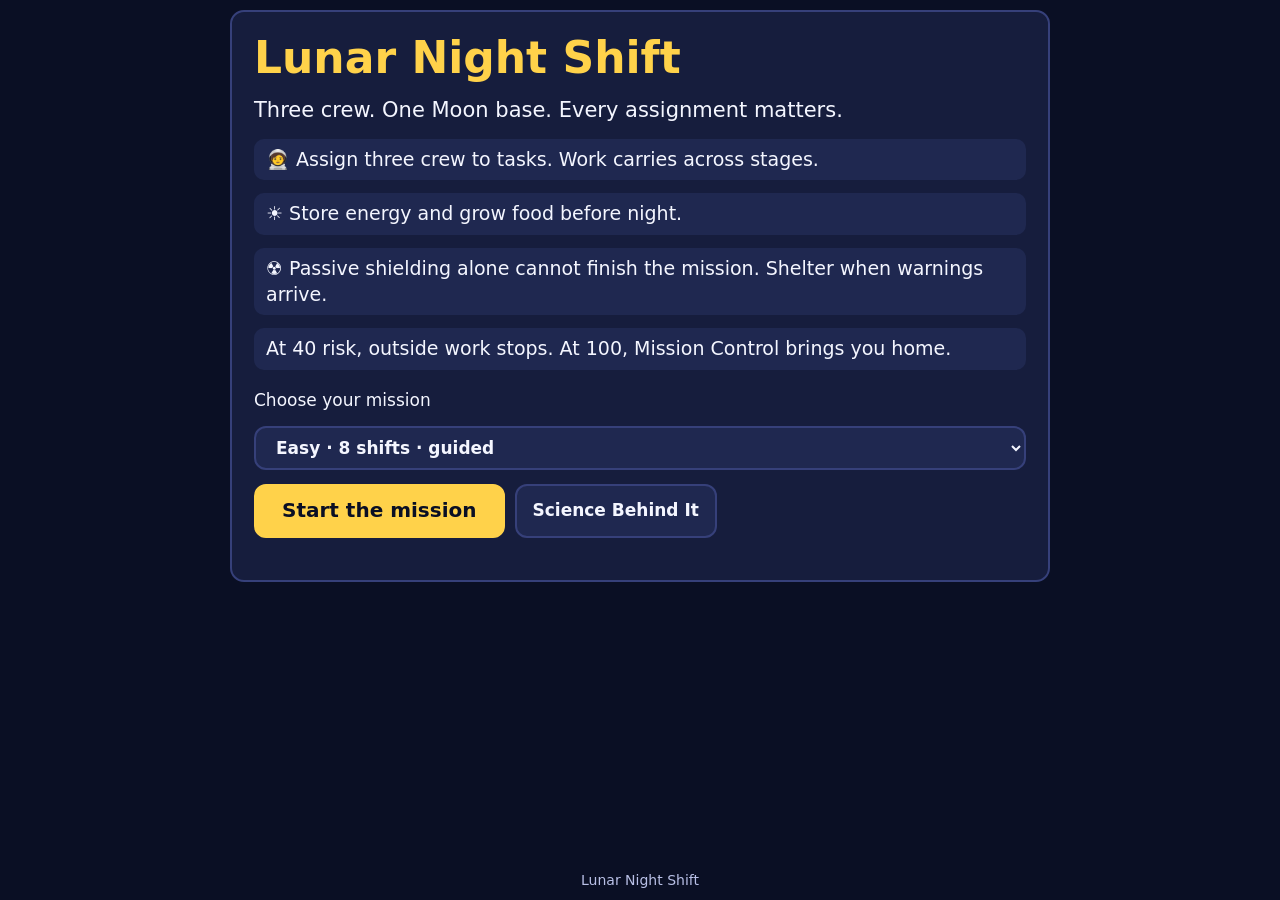
<file: game/index.html>
<!doctype html><html lang="en"><head><meta charset="utf-8"><meta name="viewport" content="width=device-width,initial-scale=1"><title>Lunar Night Shift</title><link rel="stylesheet" href="style.css"><link rel="stylesheet" href="base.css"><link rel="stylesheet" href="mission.css"></head><body>
<noscript>This game needs JavaScript.</noscript><main id="app">
<section id="title" class="screen"><div class="panel title-card"><h1>Lunar Night Shift</h1><p class="tagline">Three crew. One Moon base. Every assignment matters.</p><ol class="howto"><li>🧑‍🚀 Assign three crew to tasks. Work carries across stages.</li><li>☀️ Store energy and grow food before night.</li><li>☢️ Passive shielding alone cannot finish the mission. Shelter when warnings arrive.</li><li>At 40 risk, outside work stops. At 100, Mission Control brings you home.</li></ol><label for="difficulty">Choose your mission</label><select id="difficulty" class="btn"><option value="easy" selected>Easy · 8 shifts · guided</option><option value="medium">Medium · 28 shifts</option><option value="hard">Hard · 28 shifts · tighter reserves</option></select><div class="button-row"><button id="start" class="btn primary big">Start the mission</button><button id="science" class="btn">Science Behind It</button></div><p id="source-note" class="chart-note"></p></div></section>
<section id="game" class="screen" hidden><header class="topbar"><h1 id="heading" tabindex="-1"></h1><p id="clock" class="chip"></p><p id="phase" class="chip phase"></p></header>
<div class="board"><div id="meters" class="panel meters"></div><div class="panel picture"><div id="base-picture" role="img" aria-label="Your lunar habitat"></div></div></div>
<div class="panel"><h2 id="objective"></h2><p id="mission-note"></p><details><summary id="stars"></summary><ul id="achievements"></ul></details></div>
<div id="report" class="panel report" role="status"></div>
<div id="alert" class="panel alert" hidden><div class="alert-text"><h2>Storm warning</h2><p id="warning"></p><p id="warning-source" class="alert-when"></p><p id="interruptions"></p></div><div class="alert-choices"><button id="shelter" class="btn choice" aria-pressed="false">Enter shelter</button><button id="stay" class="btn choice" aria-pressed="false">Stay in habitat</button></div></div>
<div class="panel controls"><h2>Assign your crew for this shift</h2><p id="availability" class="chart-note"></p><div id="cards" class="control-grid"></div><details><summary>Unavailable assignments</summary><ul id="blocked"></ul></details><div class="turnbar"><p id="budget" class="power-left"></p><p id="message" class="message" role="status"></p><button id="end" class="btn primary">End shift</button></div></div></section>
<section id="debrief" class="screen" hidden><div class="panel debrief"><h1 id="result" tabindex="-1"></h1><p id="result-text"></p><p id="score" class="score"></p><ul id="result-stars"></ul><div class="button-row"><button id="continue" class="btn primary">Next stage</button><button id="retry" class="btn primary">Retry current stage</button><button id="home" class="btn">New mission</button></div><h2>What happened</h2><div id="history" class="storm-cards"></div><p class="reflection">What did you postpone, and what did it cost?</p></div></section>
<section id="facts" class="screen" hidden><div class="panel science"><h1>Science Behind It</h1><p>Historical NASA observations, adapted into training decisions. This is not a forecast or a medical model.</p><table class="science-table"><tr><th>Source data</th><th>Game adaptation</th></tr><tr><td>NASA DONKI flare and particle-event records, including identifiers, dates, instruments and links.</td><td>Linked bundles are randomly placed after stage 1. Original dates are preserved. Warning timing is adapted, not a reconstruction of real advance warning.</td></tr><tr><td>Several instrument detections can describe one episode.</td><td>Shared flare links and observations within 48 hours are grouped into training clusters. These are not a catalogue of independent physical storms.</td></tr><tr><td>Material shielding reduces radiation exposure.</td><td>Game hit costs: 68 / 50 / 34 with passive layers; 1.5 in shelter. These are tuned risk points, NOT measured doses or mSv.</td></tr><tr><td>Radiation monitoring informs operational restrictions.</td><td>0.5 background risk per Earth day; outdoor work restricted at 40; evacuation at 100. These are game rules, not illness thresholds.</td></tr><tr><td>The lunar solar cycle is about 29.5 Earth days.</td><td>Medium/Hard use a simplified 28-day cycle; Easy is an eight-day training expedition crossing sunset.</td></tr><tr><td>Space missions need food, energy and crew time.</td><td>Task durations, robot repair rates, crop growth, system faults and resource budgets are authored teaching assumptions.</td></tr></table><h2>Retrieved data</h2><div id="sources"></div><p>The downloaded snapshot works offline. It is not live data. Missing event links do not prove that no real hazard occurred. The source records can contain later analyst revisions.</p><p><a href="data/provenance.json" target="_blank" rel="noopener">Retrieval manifest and SHA-256 hashes</a> · <a href="https://ccmc.gsfc.nasa.gov/tools/DONKI/" target="_blank" rel="noopener">NASA DONKI introduction</a> · <a href="https://srag.jsc.nasa.gov/SpaceRadiation/How/How.cfm" target="_blank" rel="noopener">NASA radiation operations</a></p><button id="back" class="btn">Back</button></div></section>
</main><footer class="footer">Lunar Night Shift</footer><script src="nasa-data.js"></script><script src="game.js"></script><script src="base.js"></script><script src="ui.js"></script></body></html>
</file>
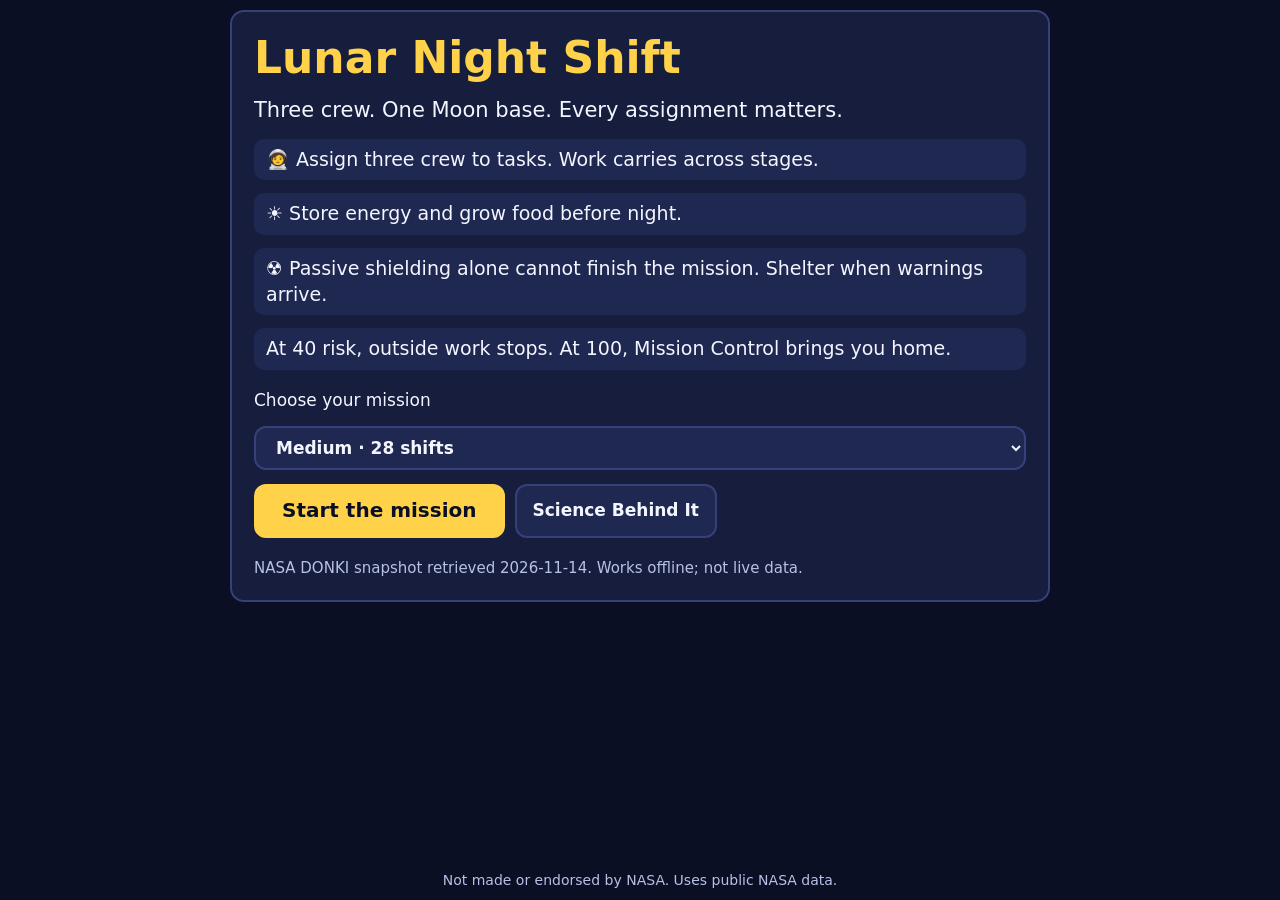
<file: lunar-night-shift-v2/index.html>
<!doctype html><html lang="en"><head><meta charset="utf-8"><meta name="viewport" content="width=device-width,initial-scale=1"><title>Lunar Night Shift</title><link rel="stylesheet" href="style.css"><link rel="stylesheet" href="base.css"><link rel="stylesheet" href="mission.css"></head><body>
<noscript>This game needs JavaScript.</noscript><main id="app">
<section id="title" class="screen"><div class="panel title-card"><h1>Lunar Night Shift</h1><p class="tagline">Three crew. One Moon base. Every assignment matters.</p><ol class="howto"><li>🧑‍🚀 Assign three crew to tasks. Work carries across stages.</li><li>☀️ Store energy and grow food before night.</li><li>☢️ Passive shielding alone cannot finish the mission. Shelter when warnings arrive.</li><li>At 40 risk, outside work stops. At 100, Mission Control brings you home.</li></ol><label for="difficulty">Choose your mission</label><select id="difficulty" class="btn"><option value="easy">Easy · 8 shifts · guided</option><option value="medium" selected>Medium · 28 shifts</option><option value="hard">Hard · 28 shifts · tighter reserves</option></select><div class="button-row"><button id="start" class="btn primary big">Start the mission</button><button id="science" class="btn">Science Behind It</button></div><p id="source-note" class="chart-note"></p></div></section>
<section id="game" class="screen" hidden><header class="topbar"><h1 id="heading" tabindex="-1"></h1><p id="clock" class="chip"></p><p id="phase" class="chip phase"></p></header>
<div class="board"><div id="meters" class="panel meters"></div><div class="panel picture"><div id="base-picture" role="img" aria-label="Your lunar habitat"></div></div></div>
<div class="panel"><h2 id="objective"></h2><p id="mission-note"></p><details><summary id="stars"></summary><ul id="achievements"></ul></details></div>
<div id="report" class="panel report" role="status"></div>
<div id="alert" class="panel alert" hidden><div class="alert-text"><h2>Earth Control: space-weather warning</h2><p id="warning"></p><p id="warning-source" class="alert-when"></p><p id="interruptions"></p></div><div class="alert-choices"><button id="shelter" class="btn choice" aria-pressed="false">Enter shelter</button><button id="stay" class="btn choice" aria-pressed="false">Stay in habitat</button></div></div>
<div class="panel controls"><h2>Assign your crew for this shift</h2><p id="availability" class="chart-note"></p><div id="cards" class="control-grid"></div><details><summary>Unavailable assignments</summary><ul id="blocked"></ul></details><div class="turnbar"><p id="budget" class="power-left"></p><p id="message" class="message" role="status"></p><button id="end" class="btn primary">End shift</button></div></div></section>
<section id="debrief" class="screen" hidden><div class="panel debrief"><h1 id="result" tabindex="-1"></h1><p id="result-text"></p><p id="score" class="score"></p><ul id="result-stars"></ul><div class="button-row"><button id="continue" class="btn primary">Next stage</button><button id="retry" class="btn primary">Retry current stage</button><button id="home" class="btn">New mission</button></div><h2>Decisions and real records</h2><div id="history" class="storm-cards"></div><p class="reflection">What did you postpone, and what did it cost?</p></div></section>
<section id="facts" class="screen" hidden><div class="panel science"><h1>Science Behind It</h1><p>Historical NASA observations, adapted into training decisions. This is not a forecast or a medical model.</p><table class="science-table"><tr><th>Source data</th><th>Game adaptation</th></tr><tr><td>NASA DONKI flare and particle-event records, including identifiers, dates, instruments and links.</td><td>Linked bundles are randomly placed after stage 1. Original dates are preserved. Warning timing is adapted, not a reconstruction of real advance warning.</td></tr><tr><td>Several instrument detections can describe one episode.</td><td>Shared flare links and observations within 48 hours are grouped into training clusters. These are not a catalogue of independent physical storms.</td></tr><tr><td>Material shielding reduces radiation exposure.</td><td>Game hit costs: 68 / 50 / 34 with passive layers; 1.5 in shelter. These are tuned risk points, NOT measured doses or mSv.</td></tr><tr><td>Radiation monitoring informs operational restrictions.</td><td>0.5 background risk per Earth day; outdoor work restricted at 40; evacuation at 100. These are game rules, not illness thresholds.</td></tr><tr><td>The lunar solar cycle is about 29.5 Earth days.</td><td>Medium/Hard use a simplified 28-day cycle; Easy is an eight-day training expedition crossing sunset.</td></tr><tr><td>Space missions need food, energy and crew time.</td><td>Task durations, robot repair rates, crop growth, system faults and resource budgets are authored teaching assumptions.</td></tr></table><h2>Retrieved data</h2><div id="sources"></div><p>The downloaded snapshot works offline. It is not live data. Missing event links do not prove that no real hazard occurred. The source records can contain later analyst revisions.</p><p><a href="data/provenance.json" target="_blank" rel="noopener">Retrieval manifest and SHA-256 hashes</a> · <a href="https://ccmc.gsfc.nasa.gov/tools/DONKI/" target="_blank" rel="noopener">NASA DONKI introduction</a> · <a href="https://srag.jsc.nasa.gov/SpaceRadiation/How/How.cfm" target="_blank" rel="noopener">NASA radiation operations</a></p><button id="back" class="btn">Back</button></div></section>
</main><footer class="footer">Not made or endorsed by NASA. Uses public NASA data.</footer><script src="nasa-data.js"></script><script src="game.js"></script><script src="base.js"></script><script src="ui.js"></script></body></html>
</file>
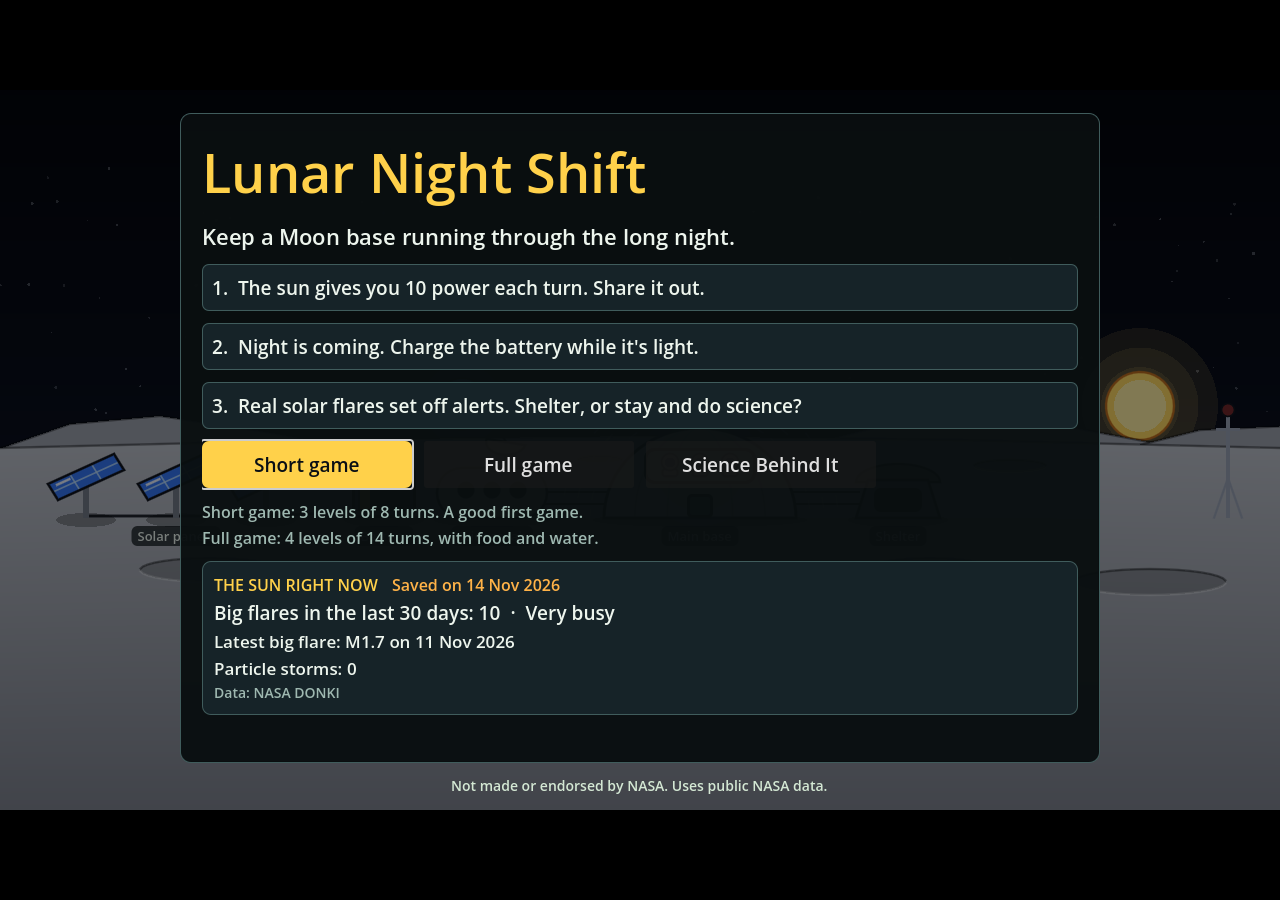
<file: web-export/Orbit 27 - Controls Prototype.html>
<!DOCTYPE html>
<html lang="en">
	<head>
		<meta charset="utf-8">
		<meta name="viewport" content="width=device-width, user-scalable=no, initial-scale=1.0">
		<title>Orbit 27 - Controls Prototype</title>
		<style>
html, body, #canvas {
	margin: 0;
	padding: 0;
	border: 0;
}

body {
	color: white;
	background-color: black;
	overflow: hidden;
	touch-action: none;
}

#canvas {
	display: block;
}

#canvas:focus {
	outline: none;
}

#status, #status-splash, #status-progress {
	position: absolute;
	left: 0;
	right: 0;
}

#status, #status-splash {
	top: 0;
	bottom: 0;
}

#status {
	background-color: #242424;
	display: flex;
	flex-direction: column;
	justify-content: center;
	align-items: center;
	visibility: hidden;
}

#status-splash {
	max-height: 100%;
	max-width: 100%;
	margin: auto;
}

#status-splash.show-image--false {
	display: none;
}

#status-splash.fullsize--true {
	height: 100%;
	width: 100%;
	object-fit: contain;
}

#status-splash.use-filter--false {
	image-rendering: pixelated;
}

#status-progress, #status-notice {
	display: none;
}

#status-progress {
	bottom: 10%;
	width: 50%;
	margin: 0 auto;
}

#status-notice {
	background-color: #5b3943;
	border-radius: 0.5rem;
	border: 1px solid #9b3943;
	color: #e0e0e0;
	font-family: 'Noto Sans', 'Droid Sans', Arial, sans-serif;
	line-height: 1.3;
	margin: 0 2rem;
	overflow: hidden;
	padding: 1rem;
	text-align: center;
	z-index: 1;
}
		</style>
		<link id="-gd-engine-icon" rel="icon" type="image/png" href="Orbit 27 - Controls Prototype.icon.png" />
<link rel="apple-touch-icon" href="Orbit 27 - Controls Prototype.apple-touch-icon.png"/>

	</head>
	<body>
		<canvas id="canvas">
			Your browser does not support the canvas tag.
		</canvas>

		<noscript>
			Your browser does not support JavaScript.
		</noscript>

		<div id="status">
			<img id="status-splash" class="show-image--true fullsize--true use-filter--true" src="Orbit 27 - Controls Prototype.png" alt="">
			<progress id="status-progress"></progress>
			<div id="status-notice"></div>
		</div>

		<script src="Orbit 27 - Controls Prototype.js"></script>
		<script>
const GODOT_CONFIG = {"args":[],"canvasResizePolicy":2,"emscriptenPoolSize":8,"ensureCrossOriginIsolationHeaders":true,"executable":"Orbit 27 - Controls Prototype","experimentalVK":false,"fileSizes":{"Orbit 27 - Controls Prototype.pck":2197516,"Orbit 27 - Controls Prototype.wasm":39514754},"focusCanvas":true,"gdextensionLibs":[],"godotPoolSize":4};
const GODOT_THREADS_ENABLED = false;
const engine = new Engine(GODOT_CONFIG);

(function () {
	const statusOverlay = document.getElementById('status');
	const statusProgress = document.getElementById('status-progress');
	const statusNotice = document.getElementById('status-notice');

	let initializing = true;
	let statusMode = '';

	function setStatusMode(mode) {
		if (statusMode === mode || !initializing) {
			return;
		}
		if (mode === 'hidden') {
			statusOverlay.remove();
			initializing = false;
			return;
		}
		statusOverlay.style.visibility = 'visible';
		statusProgress.style.display = mode === 'progress' ? 'block' : 'none';
		statusNotice.style.display = mode === 'notice' ? 'block' : 'none';
		statusMode = mode;
	}

	function setStatusNotice(text) {
		while (statusNotice.lastChild) {
			statusNotice.removeChild(statusNotice.lastChild);
		}
		const lines = text.split('\n');
		lines.forEach((line) => {
			statusNotice.appendChild(document.createTextNode(line));
			statusNotice.appendChild(document.createElement('br'));
		});
	}

	function displayFailureNotice(err) {
		console.error(err);
		if (err instanceof Error) {
			setStatusNotice(err.message);
		} else if (typeof err === 'string') {
			setStatusNotice(err);
		} else {
			setStatusNotice('An unknown error occurred.');
		}
		setStatusMode('notice');
		initializing = false;
	}

	const missing = Engine.getMissingFeatures({
		threads: GODOT_THREADS_ENABLED,
	});

	if (missing.length !== 0) {
		if (GODOT_CONFIG['serviceWorker'] && GODOT_CONFIG['ensureCrossOriginIsolationHeaders'] && 'serviceWorker' in navigator) {
			let serviceWorkerRegistrationPromise;
			try {
				serviceWorkerRegistrationPromise = navigator.serviceWorker.getRegistration();
			} catch (err) {
				serviceWorkerRegistrationPromise = Promise.reject(new Error('Service worker registration failed.'));
			}
			// There's a chance that installing the service worker would fix the issue
			Promise.race([
				serviceWorkerRegistrationPromise.then((registration) => {
					if (registration != null) {
						return Promise.reject(new Error('Service worker already exists.'));
					}
					return registration;
				}).then(() => engine.installServiceWorker()),
				// For some reason, `getRegistration()` can stall
				new Promise((resolve) => {
					setTimeout(() => resolve(), 2000);
				}),
			]).then(() => {
				// Reload if there was no error.
				window.location.reload();
			}).catch((err) => {
				console.error('Error while registering service worker:', err);
			});
		} else {
			// Display the message as usual
			const missingMsg = 'Error\nThe following features required to run Godot projects on the Web are missing:\n';
			displayFailureNotice(missingMsg + missing.join('\n'));
		}
	} else {
		setStatusMode('progress');
		engine.startGame({
			'onProgress': function (current, total) {
				if (current > 0 && total > 0) {
					statusProgress.value = current;
					statusProgress.max = total;
				} else {
					statusProgress.removeAttribute('value');
					statusProgress.removeAttribute('max');
				}
			},
		}).then(() => {
			setStatusMode('hidden');
		}, displayFailureNotice);
	}
}());
		</script>
	</body>
</html>
</file>
<file: game/style.css>
/* style.css: layout, colours and animations for Lunar Night Shift.
 * No web fonts, no images from other sites. The base picture has its own base.css. */

:root {
  --space: #0a0f24;
  --panel: #161d3d;
  --panel-2: #1f2850;
  --line: #36407a;
  --text: #f4f6ff;
  --muted: #b9c0e6;
  --sun: #ffd24a;
  --ok: #63e296;
  --warn: #ffb347;
  --danger: #ff7d8f;
  --water: #6ec6ff;
  --ink: #0a0f24;
  --radius: 14px;
  --gap: 10px;
  font-family: ui-rounded, "SF Pro Rounded", "Segoe UI", system-ui, -apple-system, "Helvetica Neue", Arial, sans-serif;
}

* { box-sizing: border-box; }

html, body { margin: 0; padding: 0; }

body {
  background: var(--space);
  color: var(--text);
  font-size: 17px;
  line-height: 1.35;
  min-height: 100vh;
  display: flex;
  flex-direction: column;
  overflow-x: hidden;
}

h1, h2, h3, p { margin: 0; }

[hidden] { display: none !important; }

#app {
  flex: 1;
  width: 100%;
  max-width: 1280px;
  margin: 0 auto;
  padding: var(--gap);
}

.screen { display: flex; flex-direction: column; gap: var(--gap); }

.panel {
  background: var(--panel);
  border: 2px solid var(--line);
  border-radius: var(--radius);
  padding: 12px;
}

.noscript { padding: 24px; text-align: center; }

.footer {
  text-align: center;
  color: var(--muted);
  font-size: 14px;
  padding: 4px var(--gap) 10px;
}

/* ---------------------------------------------------------------- buttons */
.btn {
  font: inherit;
  font-weight: 700;
  color: var(--text);
  background: var(--panel-2);
  border: 2px solid var(--line);
  border-radius: 12px;
  min-height: 44px;
  min-width: 44px;
  padding: 8px 16px;
  cursor: pointer;
}
.btn:hover:not(:disabled) { border-color: var(--text); }
.btn:active:not(:disabled) { transform: translateY(1px); }
.btn:disabled { opacity: 0.45; cursor: not-allowed; }
.btn.primary { background: var(--sun); border-color: var(--sun); color: var(--ink); }
.btn.primary:hover:not(:disabled) { border-color: #fff; }
.btn.big { font-size: 20px; min-height: 54px; padding: 10px 26px; }

:focus-visible { outline: 3px solid #fff; outline-offset: 2px; }
h1:focus { outline: none; }

.button-row { display: flex; flex-wrap: wrap; gap: var(--gap); }

/* ---------------------------------------------------------------- title, intro, science */
.title-card, .intro-card, .science {
  max-width: 820px; width: 100%; margin: 0 auto;
  display: flex; flex-direction: column; gap: 14px; padding: 22px;
}
.title-card h1 { font-size: 44px; color: var(--sun); line-height: 1.1; }
.tagline { font-size: 21px; }
.howto { margin: 0; padding: 0; list-style: none; display: flex; flex-direction: column; gap: 8px; font-size: 19px; }
.howto li { background: var(--panel-2); border-radius: 10px; padding: 8px 12px; }
.intro-card { margin-top: 4vh; }
.intro-card h1 { font-size: 38px; color: var(--sun); }
.intro-card .chip { align-self: flex-start; }
.intro-text { font-size: 21px; }
.intro-dates { font-size: 19px; color: var(--water); font-weight: 700; }

.science h1 { font-size: 32px; }
.science h2 { font-size: 21px; margin-top: 6px; }
.science ul { margin: 0; padding-left: 22px; display: flex; flex-direction: column; gap: 8px; }
.science a { color: var(--water); font-weight: 700; }
.science-table { width: 100%; border-collapse: collapse; }
.science-table th, .science-table td {
  text-align: left; vertical-align: top; padding: 8px 10px; border: 2px solid var(--line); width: 50%;
}
.science-table th { background: var(--panel-2); }
.unverified { display: block; margin-top: 4px; font-size: 14px; color: var(--warn); }
.unverified::before { content: "⏳ "; }

/* ---------------------------------------------------------------- top bar */
.topbar { display: flex; flex-wrap: wrap; align-items: center; gap: 8px 12px; }
.topbar h1 { font-size: 22px; margin-right: auto; }
.chip {
  background: var(--panel-2);
  border: 2px solid var(--line);
  border-radius: 999px;
  padding: 3px 12px;
  font-weight: 700;
  white-space: nowrap;
}
.chip.phase.day { background: var(--sun); border-color: var(--sun); color: var(--ink); }
.chip.phase.night { background: #2a1f5e; border-color: #8f7dff; }
.chip.dates { font-weight: 400; color: var(--muted); }

/* ---------------------------------------------------------------- meters and picture */
.board { display: grid; grid-template-columns: minmax(300px, 380px) 1fr; gap: var(--gap); }

.meters { display: flex; flex-direction: column; justify-content: space-between; gap: 6px; }

.meter { display: grid; grid-template-columns: 26px 86px 1fr 58px; align-items: center; gap: 6px; min-height: 28px; }
.meter-icon { font-size: 19px; text-align: center; }
.meter-name { font-weight: 700; }
.meter-value { font-weight: 700; text-align: right; font-variant-numeric: tabular-nums; }
.meter-note { grid-column: 2 / -1; font-size: 14px; color: var(--muted); margin-top: -4px; }
.meter-note.on::before { content: "● "; color: var(--ok); }
.meter-note.off::before { content: "▲ "; color: var(--warn); }
.meter-note.off { color: var(--warn); }

.bar {
  height: 18px;
  background: #0d1330;
  border: 2px solid var(--line);
  border-radius: 999px;
  overflow: hidden;
}
.bar-fill { height: 100%; width: 0; border-radius: 999px; background: var(--ok); transition: width 0.35s ease; }
.meter.battery .bar-fill { background: var(--sun); }
.meter.water .bar-fill { background: var(--water); }
.meter.food .bar-fill { background: #b6e36a; }
/* radiation is striped as well as red, so it does not rely on colour alone */
.meter.radiation .bar-fill {
  background: repeating-linear-gradient(135deg, var(--danger) 0 8px, #d9506a 8px 16px);
}
.meter.low .bar { border-color: var(--warn); }
.meter.low .meter-value::after { content: " !"; color: var(--warn); }
.meter.low .meter-name { color: var(--warn); }
.meter.low .bar { animation: pulse 1.2s ease-in-out infinite; }
.meter.new { outline: 3px dashed var(--sun); outline-offset: 3px; border-radius: 8px; }

@keyframes pulse { 50% { box-shadow: 0 0 0 4px rgba(255, 179, 71, 0.35); } }

.meter-row { display: flex; align-items: center; gap: 14px; flex-wrap: wrap; min-height: 28px; }
.shield-pips { display: inline-flex; gap: 4px; vertical-align: middle; }
.pip {
  width: 20px; height: 20px; border-radius: 50%;
  border: 2px solid var(--muted); display: inline-block;
}
.pip.full { background: var(--muted); border-color: #fff; }
.stat { font-weight: 700; }
.stat .meter-icon { margin-right: 4px; }
.stat small { font-weight: 400; color: var(--muted); font-size: 14px; }

.picture { padding: 0; overflow: hidden; min-height: 230px; display: flex; }
#base-picture { flex: 1; min-height: 230px; position: relative; }

/* ---------------------------------------------------------------- last turn's report */
.report { border-color: var(--water); padding: 8px 12px; }
.report strong { margin-right: 6px; }
.report.hit { border-color: var(--danger); }

/* ---------------------------------------------------------------- storm alert */
.alert {
  border-color: var(--sun);
  background: #2b2140;
  display: flex;
  align-items: center;
  gap: 8px 16px;
  flex-wrap: wrap;
  animation: alert-glow 1.6s ease-in-out infinite;
}
@keyframes alert-glow { 50% { box-shadow: 0 0 0 4px rgba(255, 210, 74, 0.3); } }
.alert-text { flex: 1 1 380px; }
.alert h2 { font-size: 20px; color: var(--sun); }
.alert h2::before { content: "⚠ "; }
.alert-when { color: var(--muted); font-size: 14px; }
.alert-chance { margin-top: 2px; }
.dots { display: inline-flex; gap: 4px; vertical-align: middle; margin-right: 6px; }
/* a filled dot and an empty ring: shape as well as colour */
.dot { width: 16px; height: 16px; border-radius: 50%; border: 2px solid var(--muted); display: inline-block; }
.dot.on { background: var(--sun); border-color: var(--sun); box-shadow: inset 0 0 0 2px #2b2140; }
.alert-choices { display: flex; gap: var(--gap); flex-wrap: wrap; }
.btn.choice { min-height: 50px; }
.btn.choice[aria-pressed="true"] { background: var(--sun); border-color: #fff; color: var(--ink); }
.btn.choice[aria-pressed="true"]::before { content: "✓ "; }

/* ---------------------------------------------------------------- controls */
.controls h2 { font-size: 17px; margin-bottom: 8px; }
.control-grid { display: grid; grid-template-columns: repeat(auto-fit, minmax(165px, 1fr)); gap: var(--gap); }

.control {
  background: var(--panel-2);
  border: 2px solid var(--line);
  border-radius: 12px;
  padding: 8px;
  display: flex;
  flex-direction: column;
  gap: 4px;
}
.control-name { font-weight: 700; }
.control-name .meter-icon { margin-right: 4px; }
.control-hint { font-size: 14px; color: var(--muted); min-height: 2.6em; }
.control.disabled .control-name, .control.disabled .control-hint { opacity: 0.6; }
.stepper { display: flex; align-items: center; gap: 6px; }
.stepper .btn { padding: 0; width: 44px; height: 44px; font-size: 24px; line-height: 1; }
.stepper output {
  min-width: 44px; text-align: center; font-size: 24px; font-weight: 700; font-variant-numeric: tabular-nums;
}
.switch { width: 100%; }
.switch[aria-pressed="true"] { background: var(--ok); border-color: var(--ok); color: var(--ink); }

.turnbar { display: flex; align-items: center; gap: var(--gap); margin-top: var(--gap); flex-wrap: wrap; }
.power-left { font-size: 20px; font-weight: 700; white-space: nowrap; }
.power-left small { font-size: 14px; font-weight: 400; color: var(--muted); }
.power-left.over { color: var(--danger); }
.message { flex: 1; min-width: 200px; min-height: 1.4em; font-weight: 700; }
.message.problem { color: var(--warn); }
.message.problem::before { content: "⚠ "; }
.message.hint { color: var(--sun); }
#end-turn { font-size: 20px; min-width: 150px; min-height: 50px; }

/* ---------------------------------------------------------------- debrief */
.debrief { display: flex; flex-direction: column; gap: 12px; max-width: 900px; margin: 0 auto; width: 100%; }
.debrief h1 { font-size: 30px; }
.debrief .why { font-size: 20px; }
.debrief .score { color: var(--muted); white-space: pre-wrap; }
.tip {
  background: var(--panel-2);
  border-left: 6px solid var(--sun);
  border-radius: 8px;
  padding: 10px 12px;
}
.tip strong { color: var(--sun); margin-right: 6px; }

.debrief h2 { font-size: 20px; margin-bottom: 8px; }
.storm-cards { display: grid; grid-template-columns: repeat(auto-fill, minmax(260px, 1fr)); gap: var(--gap); }
.storm-card {
  background: var(--panel-2);
  border: 2px solid var(--line);
  border-left: 8px solid var(--muted);
  border-radius: 12px;
  padding: 10px 12px;
  display: flex;
  flex-direction: column;
  gap: 6px;
}
.storm-card.hit { border-left-color: var(--danger); }
.storm-card h3 { margin: 0; font-size: 18px; }
.storm-card .real { color: var(--muted); font-size: 15px; }
.storm-card .outcome strong { display: block; }
.storm-card a { color: var(--water); font-weight: 700; display: inline-block; padding: 10px 0; min-height: 44px; }
/* bar charts: a list of turns, each with a number, a bar and a label */
.chart {
  list-style: none; margin: 0; padding: 8px 6px 6px;
  display: grid; grid-template-columns: repeat(14, 1fr); gap: 4px;
  background: #0d1330; border: 2px solid var(--line); border-radius: 12px;
}
.chart li { display: flex; flex-direction: column; align-items: center; gap: 2px; min-width: 0; padding-bottom: 2px; border-radius: 6px; }
.chart li.night { background: rgba(143, 125, 255, 0.16); }
.chart .col { height: 120px; width: 100%; display: flex; align-items: flex-end; justify-content: center; }
.chart .col span { width: 70%; min-height: 3px; border-radius: 5px 5px 0 0; background: var(--sun); display: block; }
.chart li.night .col span { background: #b3a6ff; }
.chart .num { font-size: 13px; font-weight: 700; font-variant-numeric: tabular-nums; white-space: nowrap; }
.chart .turn { font-size: 13px; color: var(--muted); }
.chart .mark { font-size: 12px; min-height: 16px; white-space: nowrap; }
.chart li.unplayed .col span { background: none; border: 2px dashed var(--line); min-height: 20px; }
.chart.moon .col span { background: var(--water); }
.chart.moon li.storm .col span {
  background: repeating-linear-gradient(135deg, var(--danger) 0 6px, #d9506a 6px 12px);
}
.chart-note { color: var(--muted); font-size: 15px; margin-top: 6px; }
.recycler-line { font-size: 19px; font-weight: 700; color: var(--water); }
.recycler-line::before { content: "💧 "; }

.cause-list { margin: 0; padding-left: 20px; }
.cause-list a { padding: 6px 0; min-height: 0; }
.reflection { font-size: 19px; font-weight: 700; color: var(--sun); }

/* ---------------------------------------------------------------- smaller screens */
@media (max-width: 900px) {
  .board { grid-template-columns: 1fr; }
  .picture { order: -1; }
}
@media (max-width: 560px) {
  .chart .num, .chart .mark { font-size: 10px; }
  .title-card h1 { font-size: 34px; }
}
@media (max-width: 420px) {
  .meter { grid-template-columns: 24px 76px 1fr 52px; }
}

@media (prefers-reduced-motion: reduce) {
  *, *::before, *::after { animation: none !important; transition: none !important; }
}
</file>
<file: game/base.css>
/* base.css: the picture of the Moon base (drawn by base.js). Placeholder for M3. */

.base-svg { position: absolute; inset: 0; width: 100%; height: 100%; display: block; }

.base-svg .sky { fill: #3b3f7a; transition: fill 0.6s ease; }
.is-night .base-svg .sky { fill: #05071a; }

.base-svg .sun { fill: #ffd24a; }
.base-svg .stars circle { fill: #ffffff; }
.base-svg .earth { fill: #5aa9ff; }
.is-day .base-svg .stars, .is-day .base-svg .earth { display: none; }
.is-night .base-svg .sun { display: none; }

.base-svg .ground { fill: #8d93a8; }
.is-night .base-svg .ground { fill: #4b5068; }

.base-svg .dome { fill: #ffb347; stroke: #f4f6ff; stroke-width: 4; }
.ls-ok .base-svg .dome { fill: #63e296; }
</file>
<file: game/mission.css>
select{width:100%;color-scheme:dark} .control-grid{grid-template-columns:repeat(auto-fit,minmax(230px,1fr));margin-top:12px}.task-selected{border-color:var(--sun);box-shadow:inset 0 0 0 1px var(--sun)}.task .btn{margin-top:auto}.task p{font-size:15px;color:var(--muted)}.task{gap:8px;min-height:185px}.task h3{font-size:18px}.task .cost{color:var(--sun);font-weight:700}.bar-fill{display:block}#objective{font-size:21px;color:var(--sun)}details{margin-top:10px}summary{cursor:pointer;font-weight:700;padding:8px 0}li{margin-bottom:5px}a{color:var(--water)}#report:empty{display:none}.availability{color:var(--warn)}#budget{white-space:normal;font-size:17px}#warning{margin:6px 0}#interruptions{font-size:15px}.meter-name{font-size:15px}.mission-clear{color:var(--ok)}#result-stars{padding-left:20px}#sources p{margin:8px 0;overflow-wrap:anywhere}.control:focus-within{border-color:white}@media(max-width:560px){.control-grid{grid-template-columns:1fr}.picture,#base-picture{min-height:160px}.title-card{padding:16px}}

#cards{display:block}.task-group{margin:12px 0}.task-group>h3{font-size:16px;color:var(--sun)}.task-group:not(:has(article)){display:none}
</file>
<file: lunar-night-shift-v2/style.css>
/* style.css: layout, colours and animations for Lunar Night Shift.
 * No web fonts, no images from other sites. The base picture has its own base.css. */

:root {
  --space: #0a0f24;
  --panel: #161d3d;
  --panel-2: #1f2850;
  --line: #36407a;
  --text: #f4f6ff;
  --muted: #b9c0e6;
  --sun: #ffd24a;
  --ok: #63e296;
  --warn: #ffb347;
  --danger: #ff7d8f;
  --water: #6ec6ff;
  --ink: #0a0f24;
  --radius: 14px;
  --gap: 10px;
  font-family: ui-rounded, "SF Pro Rounded", "Segoe UI", system-ui, -apple-system, "Helvetica Neue", Arial, sans-serif;
}

* { box-sizing: border-box; }

html, body { margin: 0; padding: 0; }

body {
  background: var(--space);
  color: var(--text);
  font-size: 17px;
  line-height: 1.35;
  min-height: 100vh;
  display: flex;
  flex-direction: column;
  overflow-x: hidden;
}

h1, h2, h3, p { margin: 0; }

[hidden] { display: none !important; }

#app {
  flex: 1;
  width: 100%;
  max-width: 1280px;
  margin: 0 auto;
  padding: var(--gap);
}

.screen { display: flex; flex-direction: column; gap: var(--gap); }

.panel {
  background: var(--panel);
  border: 2px solid var(--line);
  border-radius: var(--radius);
  padding: 12px;
}

.noscript { padding: 24px; text-align: center; }

.footer {
  text-align: center;
  color: var(--muted);
  font-size: 14px;
  padding: 4px var(--gap) 10px;
}

/* ---------------------------------------------------------------- buttons */
.btn {
  font: inherit;
  font-weight: 700;
  color: var(--text);
  background: var(--panel-2);
  border: 2px solid var(--line);
  border-radius: 12px;
  min-height: 44px;
  min-width: 44px;
  padding: 8px 16px;
  cursor: pointer;
}
.btn:hover:not(:disabled) { border-color: var(--text); }
.btn:active:not(:disabled) { transform: translateY(1px); }
.btn:disabled { opacity: 0.45; cursor: not-allowed; }
.btn.primary { background: var(--sun); border-color: var(--sun); color: var(--ink); }
.btn.primary:hover:not(:disabled) { border-color: #fff; }
.btn.big { font-size: 20px; min-height: 54px; padding: 10px 26px; }

:focus-visible { outline: 3px solid #fff; outline-offset: 2px; }
h1:focus { outline: none; }

.button-row { display: flex; flex-wrap: wrap; gap: var(--gap); }

/* ---------------------------------------------------------------- title, intro, science */
.title-card, .intro-card, .science {
  max-width: 820px; width: 100%; margin: 0 auto;
  display: flex; flex-direction: column; gap: 14px; padding: 22px;
}
.title-card h1 { font-size: 44px; color: var(--sun); line-height: 1.1; }
.tagline { font-size: 21px; }
.howto { margin: 0; padding: 0; list-style: none; display: flex; flex-direction: column; gap: 8px; font-size: 19px; }
.howto li { background: var(--panel-2); border-radius: 10px; padding: 8px 12px; }
.intro-card { margin-top: 4vh; }
.intro-card h1 { font-size: 38px; color: var(--sun); }
.intro-card .chip { align-self: flex-start; }
.intro-text { font-size: 21px; }
.intro-dates { font-size: 19px; color: var(--water); font-weight: 700; }

.science h1 { font-size: 32px; }
.science h2 { font-size: 21px; margin-top: 6px; }
.science ul { margin: 0; padding-left: 22px; display: flex; flex-direction: column; gap: 8px; }
.science a { color: var(--water); font-weight: 700; }
.science-table { width: 100%; border-collapse: collapse; }
.science-table th, .science-table td {
  text-align: left; vertical-align: top; padding: 8px 10px; border: 2px solid var(--line); width: 50%;
}
.science-table th { background: var(--panel-2); }
.unverified { display: block; margin-top: 4px; font-size: 14px; color: var(--warn); }
.unverified::before { content: "⏳ "; }

/* ---------------------------------------------------------------- top bar */
.topbar { display: flex; flex-wrap: wrap; align-items: center; gap: 8px 12px; }
.topbar h1 { font-size: 22px; margin-right: auto; }
.chip {
  background: var(--panel-2);
  border: 2px solid var(--line);
  border-radius: 999px;
  padding: 3px 12px;
  font-weight: 700;
  white-space: nowrap;
}
.chip.phase.day { background: var(--sun); border-color: var(--sun); color: var(--ink); }
.chip.phase.night { background: #2a1f5e; border-color: #8f7dff; }
.chip.dates { font-weight: 400; color: var(--muted); }

/* ---------------------------------------------------------------- meters and picture */
.board { display: grid; grid-template-columns: minmax(300px, 380px) 1fr; gap: var(--gap); }

.meters { display: flex; flex-direction: column; justify-content: space-between; gap: 6px; }

.meter { display: grid; grid-template-columns: 26px 86px 1fr 58px; align-items: center; gap: 6px; min-height: 28px; }
.meter-icon { font-size: 19px; text-align: center; }
.meter-name { font-weight: 700; }
.meter-value { font-weight: 700; text-align: right; font-variant-numeric: tabular-nums; }
.meter-note { grid-column: 2 / -1; font-size: 14px; color: var(--muted); margin-top: -4px; }
.meter-note.on::before { content: "● "; color: var(--ok); }
.meter-note.off::before { content: "▲ "; color: var(--warn); }
.meter-note.off { color: var(--warn); }

.bar {
  height: 18px;
  background: #0d1330;
  border: 2px solid var(--line);
  border-radius: 999px;
  overflow: hidden;
}
.bar-fill { height: 100%; width: 0; border-radius: 999px; background: var(--ok); transition: width 0.35s ease; }
.meter.battery .bar-fill { background: var(--sun); }
.meter.water .bar-fill { background: var(--water); }
.meter.food .bar-fill { background: #b6e36a; }
/* radiation is striped as well as red, so it does not rely on colour alone */
.meter.radiation .bar-fill {
  background: repeating-linear-gradient(135deg, var(--danger) 0 8px, #d9506a 8px 16px);
}
.meter.low .bar { border-color: var(--warn); }
.meter.low .meter-value::after { content: " !"; color: var(--warn); }
.meter.low .meter-name { color: var(--warn); }
.meter.low .bar { animation: pulse 1.2s ease-in-out infinite; }
.meter.new { outline: 3px dashed var(--sun); outline-offset: 3px; border-radius: 8px; }

@keyframes pulse { 50% { box-shadow: 0 0 0 4px rgba(255, 179, 71, 0.35); } }

.meter-row { display: flex; align-items: center; gap: 14px; flex-wrap: wrap; min-height: 28px; }
.shield-pips { display: inline-flex; gap: 4px; vertical-align: middle; }
.pip {
  width: 20px; height: 20px; border-radius: 50%;
  border: 2px solid var(--muted); display: inline-block;
}
.pip.full { background: var(--muted); border-color: #fff; }
.stat { font-weight: 700; }
.stat .meter-icon { margin-right: 4px; }
.stat small { font-weight: 400; color: var(--muted); font-size: 14px; }

.picture { padding: 0; overflow: hidden; min-height: 230px; display: flex; }
#base-picture { flex: 1; min-height: 230px; position: relative; }

/* ---------------------------------------------------------------- last turn's report */
.report { border-color: var(--water); padding: 8px 12px; }
.report strong { margin-right: 6px; }
.report.hit { border-color: var(--danger); }

/* ---------------------------------------------------------------- storm alert */
.alert {
  border-color: var(--sun);
  background: #2b2140;
  display: flex;
  align-items: center;
  gap: 8px 16px;
  flex-wrap: wrap;
  animation: alert-glow 1.6s ease-in-out infinite;
}
@keyframes alert-glow { 50% { box-shadow: 0 0 0 4px rgba(255, 210, 74, 0.3); } }
.alert-text { flex: 1 1 380px; }
.alert h2 { font-size: 20px; color: var(--sun); }
.alert h2::before { content: "⚠ "; }
.alert-when { color: var(--muted); font-size: 14px; }
.alert-chance { margin-top: 2px; }
.dots { display: inline-flex; gap: 4px; vertical-align: middle; margin-right: 6px; }
/* a filled dot and an empty ring: shape as well as colour */
.dot { width: 16px; height: 16px; border-radius: 50%; border: 2px solid var(--muted); display: inline-block; }
.dot.on { background: var(--sun); border-color: var(--sun); box-shadow: inset 0 0 0 2px #2b2140; }
.alert-choices { display: flex; gap: var(--gap); flex-wrap: wrap; }
.btn.choice { min-height: 50px; }
.btn.choice[aria-pressed="true"] { background: var(--sun); border-color: #fff; color: var(--ink); }
.btn.choice[aria-pressed="true"]::before { content: "✓ "; }

/* ---------------------------------------------------------------- controls */
.controls h2 { font-size: 17px; margin-bottom: 8px; }
.control-grid { display: grid; grid-template-columns: repeat(auto-fit, minmax(165px, 1fr)); gap: var(--gap); }

.control {
  background: var(--panel-2);
  border: 2px solid var(--line);
  border-radius: 12px;
  padding: 8px;
  display: flex;
  flex-direction: column;
  gap: 4px;
}
.control-name { font-weight: 700; }
.control-name .meter-icon { margin-right: 4px; }
.control-hint { font-size: 14px; color: var(--muted); min-height: 2.6em; }
.control.disabled .control-name, .control.disabled .control-hint { opacity: 0.6; }
.stepper { display: flex; align-items: center; gap: 6px; }
.stepper .btn { padding: 0; width: 44px; height: 44px; font-size: 24px; line-height: 1; }
.stepper output {
  min-width: 44px; text-align: center; font-size: 24px; font-weight: 700; font-variant-numeric: tabular-nums;
}
.switch { width: 100%; }
.switch[aria-pressed="true"] { background: var(--ok); border-color: var(--ok); color: var(--ink); }

.turnbar { display: flex; align-items: center; gap: var(--gap); margin-top: var(--gap); flex-wrap: wrap; }
.power-left { font-size: 20px; font-weight: 700; white-space: nowrap; }
.power-left small { font-size: 14px; font-weight: 400; color: var(--muted); }
.power-left.over { color: var(--danger); }
.message { flex: 1; min-width: 200px; min-height: 1.4em; font-weight: 700; }
.message.problem { color: var(--warn); }
.message.problem::before { content: "⚠ "; }
.message.hint { color: var(--sun); }
#end-turn { font-size: 20px; min-width: 150px; min-height: 50px; }

/* ---------------------------------------------------------------- debrief */
.debrief { display: flex; flex-direction: column; gap: 12px; max-width: 900px; margin: 0 auto; width: 100%; }
.debrief h1 { font-size: 30px; }
.debrief .why { font-size: 20px; }
.debrief .score { color: var(--muted); white-space: pre-wrap; }
.tip {
  background: var(--panel-2);
  border-left: 6px solid var(--sun);
  border-radius: 8px;
  padding: 10px 12px;
}
.tip strong { color: var(--sun); margin-right: 6px; }

.debrief h2 { font-size: 20px; margin-bottom: 8px; }
.storm-cards { display: grid; grid-template-columns: repeat(auto-fill, minmax(260px, 1fr)); gap: var(--gap); }
.storm-card {
  background: var(--panel-2);
  border: 2px solid var(--line);
  border-left: 8px solid var(--muted);
  border-radius: 12px;
  padding: 10px 12px;
  display: flex;
  flex-direction: column;
  gap: 6px;
}
.storm-card.hit { border-left-color: var(--danger); }
.storm-card h3 { margin: 0; font-size: 18px; }
.storm-card .real { color: var(--muted); font-size: 15px; }
.storm-card .outcome strong { display: block; }
.storm-card a { color: var(--water); font-weight: 700; display: inline-block; padding: 10px 0; min-height: 44px; }
/* bar charts: a list of turns, each with a number, a bar and a label */
.chart {
  list-style: none; margin: 0; padding: 8px 6px 6px;
  display: grid; grid-template-columns: repeat(14, 1fr); gap: 4px;
  background: #0d1330; border: 2px solid var(--line); border-radius: 12px;
}
.chart li { display: flex; flex-direction: column; align-items: center; gap: 2px; min-width: 0; padding-bottom: 2px; border-radius: 6px; }
.chart li.night { background: rgba(143, 125, 255, 0.16); }
.chart .col { height: 120px; width: 100%; display: flex; align-items: flex-end; justify-content: center; }
.chart .col span { width: 70%; min-height: 3px; border-radius: 5px 5px 0 0; background: var(--sun); display: block; }
.chart li.night .col span { background: #b3a6ff; }
.chart .num { font-size: 13px; font-weight: 700; font-variant-numeric: tabular-nums; white-space: nowrap; }
.chart .turn { font-size: 13px; color: var(--muted); }
.chart .mark { font-size: 12px; min-height: 16px; white-space: nowrap; }
.chart li.unplayed .col span { background: none; border: 2px dashed var(--line); min-height: 20px; }
.chart.moon .col span { background: var(--water); }
.chart.moon li.storm .col span {
  background: repeating-linear-gradient(135deg, var(--danger) 0 6px, #d9506a 6px 12px);
}
.chart-note { color: var(--muted); font-size: 15px; margin-top: 6px; }
.recycler-line { font-size: 19px; font-weight: 700; color: var(--water); }
.recycler-line::before { content: "💧 "; }

.cause-list { margin: 0; padding-left: 20px; }
.cause-list a { padding: 6px 0; min-height: 0; }
.reflection { font-size: 19px; font-weight: 700; color: var(--sun); }

/* ---------------------------------------------------------------- smaller screens */
@media (max-width: 900px) {
  .board { grid-template-columns: 1fr; }
  .picture { order: -1; }
}
@media (max-width: 560px) {
  .chart .num, .chart .mark { font-size: 10px; }
  .title-card h1 { font-size: 34px; }
}
@media (max-width: 420px) {
  .meter { grid-template-columns: 24px 76px 1fr 52px; }
}

@media (prefers-reduced-motion: reduce) {
  *, *::before, *::after { animation: none !important; transition: none !important; }
}
</file>
<file: lunar-night-shift-v2/base.css>
/* base.css: the picture of the Moon base (drawn by base.js). Placeholder for M3. */

.base-svg { position: absolute; inset: 0; width: 100%; height: 100%; display: block; }

.base-svg .sky { fill: #3b3f7a; transition: fill 0.6s ease; }
.is-night .base-svg .sky { fill: #05071a; }

.base-svg .sun { fill: #ffd24a; }
.base-svg .stars circle { fill: #ffffff; }
.base-svg .earth { fill: #5aa9ff; }
.is-day .base-svg .stars, .is-day .base-svg .earth { display: none; }
.is-night .base-svg .sun { display: none; }

.base-svg .ground { fill: #8d93a8; }
.is-night .base-svg .ground { fill: #4b5068; }

.base-svg .dome { fill: #ffb347; stroke: #f4f6ff; stroke-width: 4; }
.ls-ok .base-svg .dome { fill: #63e296; }
</file>
<file: lunar-night-shift-v2/mission.css>
select{width:100%;color-scheme:dark} .control-grid{grid-template-columns:repeat(auto-fit,minmax(230px,1fr));margin-top:12px}.task-selected{border-color:var(--sun);box-shadow:inset 0 0 0 1px var(--sun)}.task .btn{margin-top:auto}.task p{font-size:15px;color:var(--muted)}.task{gap:8px;min-height:185px}.task h3{font-size:18px}.task .cost{color:var(--sun);font-weight:700}.bar-fill{display:block}#objective{font-size:21px;color:var(--sun)}details{margin-top:10px}summary{cursor:pointer;font-weight:700;padding:8px 0}li{margin-bottom:5px}a{color:var(--water)}#report:empty{display:none}.availability{color:var(--warn)}#budget{white-space:normal;font-size:17px}#warning{margin:6px 0}#interruptions{font-size:15px}.meter-name{font-size:15px}.mission-clear{color:var(--ok)}#result-stars{padding-left:20px}#sources p{margin:8px 0;overflow-wrap:anywhere}.control:focus-within{border-color:white}@media(max-width:560px){.control-grid{grid-template-columns:1fr}.picture,#base-picture{min-height:160px}.title-card{padding:16px}}
</file>
